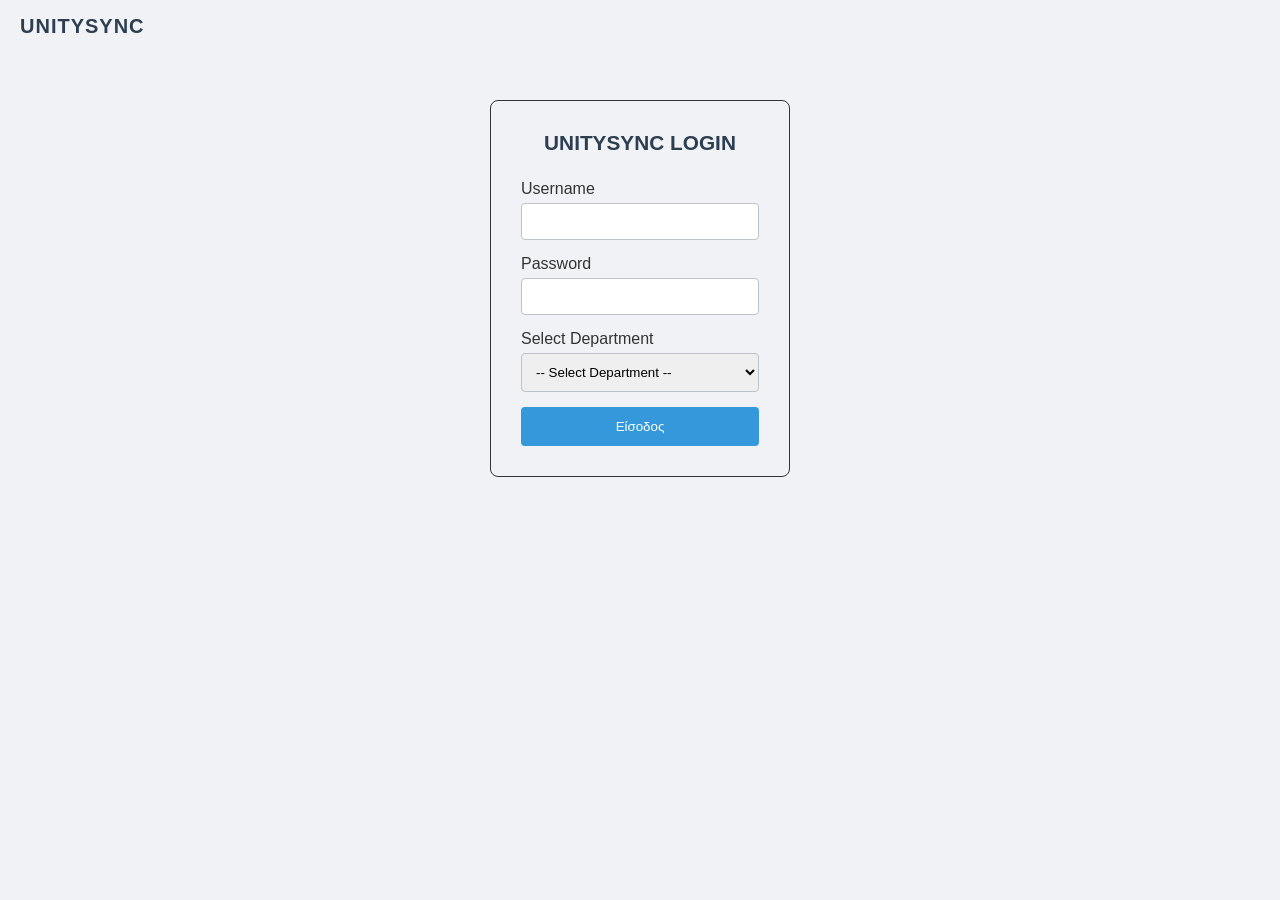
<file: index.html>
<!DOCTYPE html>
<html lang="el">
<head>
    <meta charset="UTF-8">
    <title>UnitySync - Login</title>
    <link rel="stylesheet" type="text/css" href="mystyle.css">

    <style>
        body {
            display: block;
            text-align: center;
            padding-top: 100px;
        }

        .login-container {
            width: 300px;
            margin: 0 auto; 
            padding: 30px;
            border: 1px solid;
            border-radius: 8px;
            text-align: left; 
        }

        h2 { text-align: center; }
        .field { margin-bottom: 15px; }
        input, select { width: 100%; box-sizing: border-box; }
        
        .brand-logo { 
            position: absolute; top: 15px; left: 20px; 
            font-weight: bold; font-size: 20px; 
        }
    </style>
</head>
<body>
    <div class="brand-logo">UnitySync</div>
    
    <div class="login-container">
        <h2>UnitySync Login</h2>
        
        <form id="loginForm">
            <div class="field">
                <label>Username</label>
                <input type="text" required>
            </div>

            <div class="field">
                <label>Password</label>
                <input type="password" required>
            </div>

          <div class="field">
                <label>Select Department</label>
                <!-- Προσθήκη ID και των σωστών Links στα values -->
                <select id="department" required>
                    <option value="">-- Select Department --</option>
                    <option value="https://detfolio.dmst.aueb.gr/students2024/alekdimou/inetpub/consultants.html">Consultant Console</option>
                    <option value="https://detfolio.dmst.aueb.gr/students2024/alekdimou/inetpub/developers.html">Developer Console </option>
                    <option value="https://detfolio.dmst.aueb.gr/students2024/alekdimou/inetpub/support.html">Support Console </option>
                    <option value="https://detfolio.dmst.aueb.gr/students2024/alekdimou/inetpub/analysts.html">Analyst Console</option>
                    <option value="https://detfolio.dmst.aueb.gr/students2024/alekdimou/inetpub/managers.html">Management Console</option>
                </select>
            </div>

            <!-- Changed to type="button" and added onclick event -->
            <button type="button" class="submit-btn" style="width: 100%;" onclick="navigate()">Είσοδος</button>
        </form>
    </div>

   <script>
    function navigate() {
        // 1. Get values from input fields 
        var userField = document.querySelector('input[type="text"]').value;
        var passField = document.querySelector('input[type="password"]').value;
        
        // 2. Get the selected department from the dropdown
        var select = document.getElementById("department");
        var url = select.value;

        // 3. Define hardcoded credentials for demo purposes
        var correctUser = "admin";
        var correctPass = "12345";

        // 4. Authentication check
        if (userField === correctUser && passField === correctPass) {
            
            // If credentials are correct, check if a department is selected
            if (url !== "") {
                window.location.href = url; // Redirect to the selected HTML page
            } else {
                alert("Login successful! Please select a department.");
            }
            
        } else {
            // If credentials are wrong, show an error message
            alert("Invalid Username or Password! Please use admin / 12345");
        }
    }
</script>

</body>
</html>
</file>
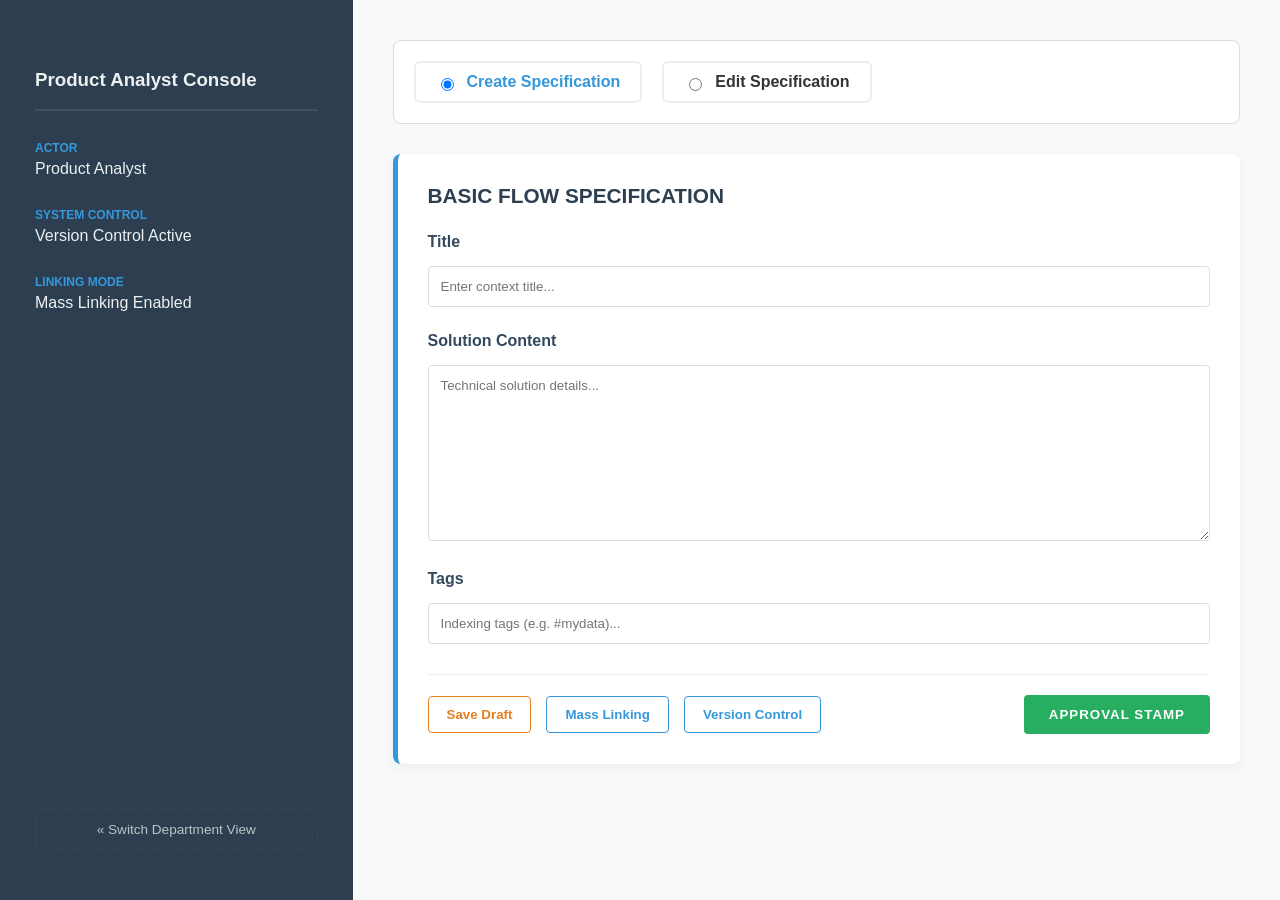
<file: analysts.html>
<!DOCTYPE html>
<html lang="en">
<head>
    <meta charset="UTF-8">
    <title>UnitySync - Product Analyst Console</title>
    <link rel="stylesheet" type="text/css" href="mystyle.css">
    
    <style>
        /* Global font reset and box-sizing consistency */
        * {
            font-family: 'Segoe UI', Tahoma, Geneva, Verdana, sans-serif !important;
            box-sizing: border-box;
        }

        .main-container { display: flex; min-height: 100vh; }
        
        /* Sidebar container styling */
        .standardized-info { 
            flex: 2.5; 
            padding: 50px 35px; 
            background-color: #2c3e50; 
            color: #ecf0f1;
            display: flex;
            flex-direction: column;
        }

        .sidebar-item { margin-bottom: 30px; }
        .sidebar-tag { color: #3498db; font-size: 0.75em; font-weight: bold; text-transform: uppercase; margin-bottom: 5px; display: block; }
        
        .fill-the-form { flex: 7.5; padding: 40px; background-color: #f8f9fa; }

        /* Module card design */
        .analyst-card {
            background: white;
            border-radius: 8px;
            padding: 30px;
            margin-bottom: 25px;
            box-shadow: 0 4px 12px rgba(0,0,0,0.05);
            border-left: 5px solid #3498db;
        }

        .mode-selector {
            display: flex;
            gap: 20px;
            margin-bottom: 30px;
            padding: 20px;
            background: #fff;
            border-radius: 8px;
            border: 1px solid #ddd;
        }

        .mode-option {
            display: flex;
            align-items: center;
            gap: 10px;
            padding: 10px 20px;
            border: 2px solid #eee;
            border-radius: 6px;
            cursor: pointer;
            font-weight: bold;
            transition: 0.3s;
        }

        .mode-option:hover { border-color: #3498db; }
        input[type="radio"]:checked + span { color: #3498db; }

        h2 { color: #2c3e50; margin-top: 0; margin-bottom: 25px; font-size: 1.3em; text-transform: uppercase; }

        /* Form field spacing */
        .flow-field { margin-bottom: 25px; }
        .flow-field label { display: block; font-weight: bold; margin-bottom: 10px; color: #34495e; }
        
        input[type="text"], textarea { 
            width: 100%; 
            padding: 12px; 
            border: 1px solid #ddd; 
            border-radius: 4px; 
            background: #fff;
        }

        .action-bar { 
            display: flex; 
            gap: 15px; 
            margin-top: 30px; 
            padding-top: 20px; 
            border-top: 1px solid #eee;
            align-items: center;
        }

        .special-btn {
            padding: 10px 18px;
            border-radius: 4px;
            font-weight: bold;
            cursor: pointer;
            border: 1px solid #3498db;
            background: transparent;
            color: #3498db;
        }

        /* Submit action styling */
        .approval-stamp-btn {
            background-color: #27ae60;
            color: white;
            border: none;
            padding: 12px 25px;
            border-radius: 4px;
            cursor: pointer;
            font-weight: bold;
            text-transform: uppercase;
            letter-spacing: 1px;
            margin-left: auto;
            transition: 0.3s;
        }

        .approval-stamp-btn:hover { 
            background-color: #219150; 
            box-shadow: 0 4px 8px rgba(0,0,0,0.1); 
        }

        .switch-view-btn {
            margin-top: auto;
            color: #bdc3c7;
            text-decoration: none;
            font-size: 0.85em;
            padding: 12px;
            border: 1px dashed #444;
            text-align: center;
            border-radius: 4px;
        }
    </style>
</head>
<body>

<div class="main-container">
    <aside class="standardized-info info-column">
        <div>
            <h3>Product Analyst Console</h3>
            <hr style="border: 0.5px solid #3e4f5f; margin-bottom: 30px;">
        </div>

        <div class="sidebar-item">
            <span class="sidebar-tag">Actor</span>
            <div class="sidebar-value">Product Analyst</div>
        </div>

        <div class="sidebar-item">
            <span class="sidebar-tag">System Control</span>
            <div class="sidebar-value">Version Control Active</div>
        </div>

        <div class="sidebar-item">
            <span class="sidebar-tag">Linking Mode</span>
            <div class="sidebar-value">Mass Linking Enabled</div>
        </div>

        <a href="index.html" class="switch-view-btn">« Switch Department View</a>
    </aside>

    <main class="fill-the-form">
        
        <div class="mode-selector">
            <label class="mode-option">
                <input type="radio" name="op-mode" checked>
                <span>Create Specification</span>
            </label>
            <label class="mode-option">
                <input type="radio" name="op-mode">
                <span>Edit Specification</span>
            </label>
        </div>

        <section class="analyst-card">
            <h2>Basic Flow Specification</h2>

            <div class="flow-field">
                <label>Title</label>
                <input type="text" placeholder="Enter context title...">
            </div>

            <div class="flow-field">
                <label>Solution Content</label>
                <textarea rows="10" placeholder="Technical solution details..."></textarea>
            </div>

            <div class="flow-field">
                <label>Tags</label>
                <input type="text" placeholder="Indexing tags (e.g. #mydata)...">
            </div>

            <div class="action-bar">
                <button class="special-btn" style="border-color: #e67e22; color: #e67e22;">Save Draft</button>
                <button class="special-btn">Mass Linking</button>
                <button class="special-btn">Version Control</button>
                
                <button class="approval-stamp-btn">Approval Stamp</button>
            </div>
        </section>

    </main>
</div>

</body>
</html>
</file>
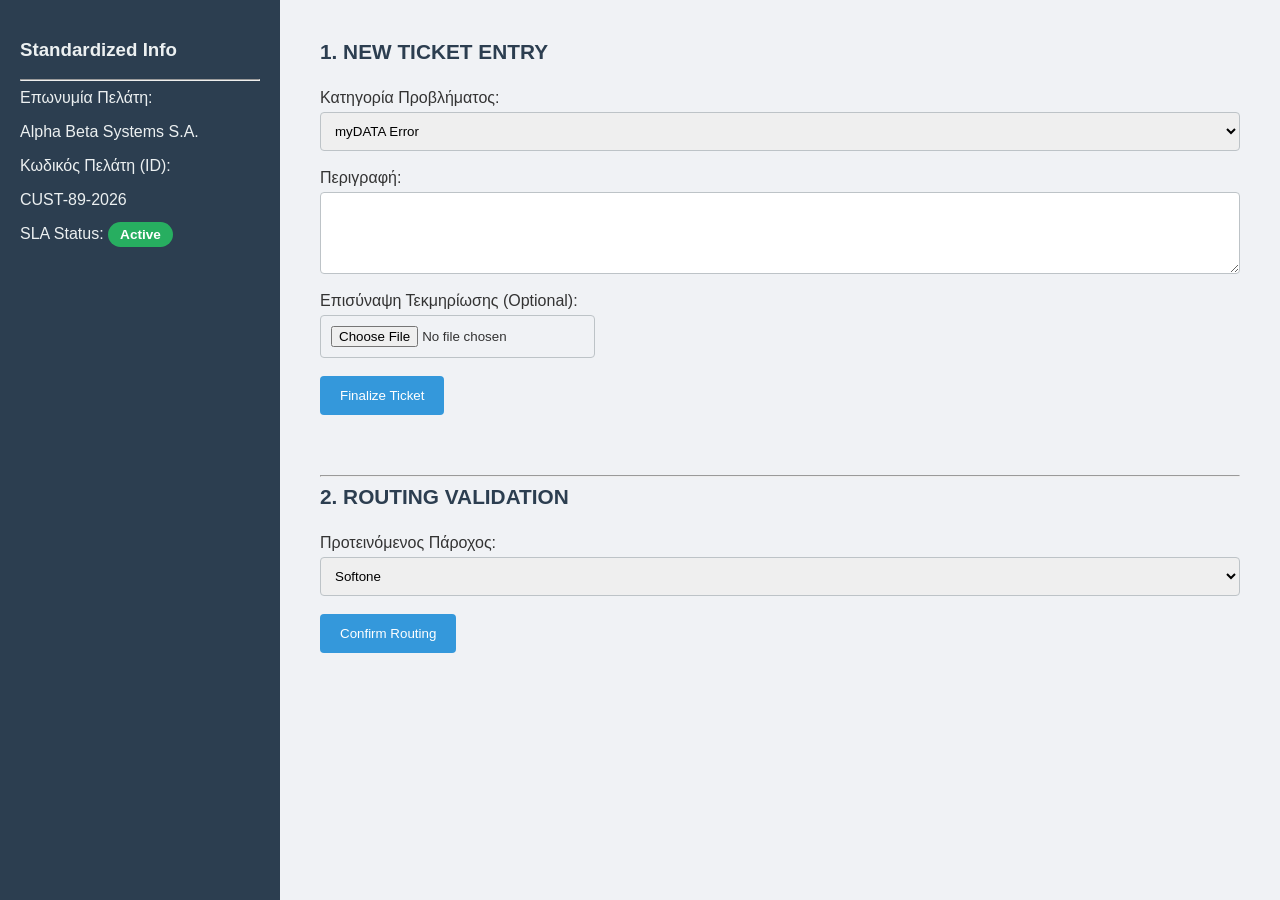
<file: consultants.html>
<!--consultant-->
<html lang="el">
<head>
    <meta charset="UTF-8">
    <title>UnitySync ERP Gateway</title>
    <link rel="stylesheet" type="text/css" href="mystyle.css">

    <style>
        .info-column {
            position: absolute; 
            left: 0;
            top: 0;
            width: 280px;
            min-height: 100vh;
            padding: 20px;
            box-sizing: border-box;
        }

        .forms-column {
            margin-left: 280px; 
            padding: 40px;
            min-height: 100vh;
        }

        .form-section {
            margin-bottom: 60px;
            display: block;
        }
    </style>
</head>
<body>

    <div class="info-column">
        <h3>Standardized Info</h3>
        <hr>
        <div class="info-item">
            <label>Επωνυμία Πελάτη:</label>
            <p>Alpha Beta Systems S.A.</p>
        </div>
        <div class="info-item">
            <label>Κωδικός Πελάτη (ID):</label>
            <p>CUST-89-2026</p>
        </div>
        <div class="info-item">
            <label>SLA Status:</label>
            <span class="badge active">Active </span>
            
        </div>
    </div>

    <div class="forms-column">
        
        <div class="form-section">
            <h2>1. New Ticket Entry</h2>
            <form>
                <label>Κατηγορία Προβλήματος:</label><br>
                <select style="width: 100%;">
                    <option>myDATA Error</option>
                    <option>ERP Bug</option>
                </select>
                <br><br>
                <label>Περιγραφή:</label><br>
                <textarea rows="4" style="width: 100%;"></textarea>
                
                <br><br>
                <label>Επισύναψη Τεκμηρίωσης (Optional):</label><br>
                <input type="file">

                <br><br>
                <button type="button" class="submit-btn">Finalize Ticket</button>
            </form>
        </div>

        <hr>

        <div class="form-section">
            <h2>2. Routing Validation</h2>
            <label>Προτεινόμενος Πάροχος:</label><br>
            <select style="width: 100%;">
                <option>Softone</option>
                <option>Impact</option>
            </select>
            <br><br>
            <button type="button" class="submit-btn">Confirm Routing</button>
        </div>

    </div>

</body>
</html>
</file>
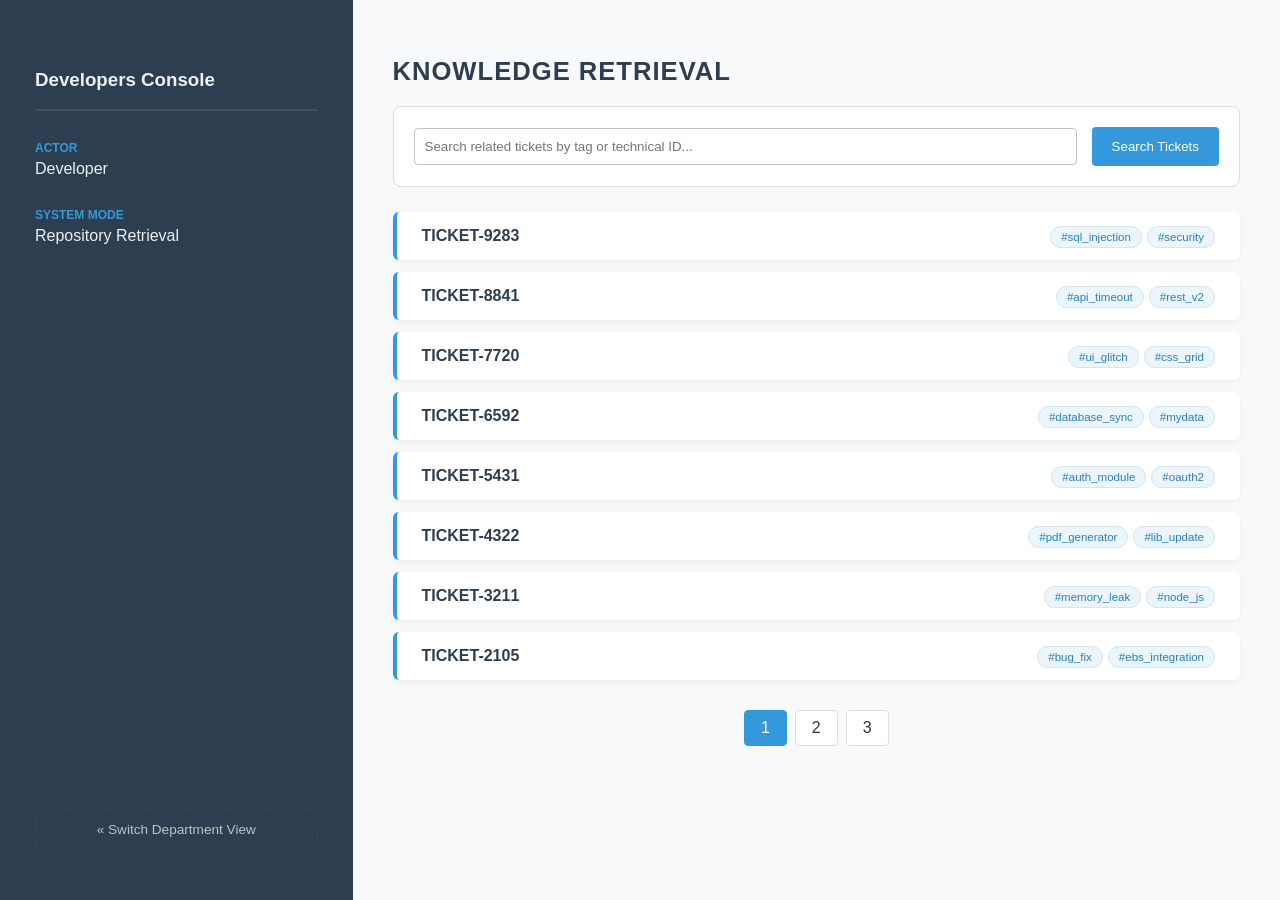
<file: developers.html>
<!DOCTYPE html>
<html lang="en">
<head>
    <meta charset="UTF-8">
    <title>UnitySync - Developer Console</title>
    <link rel="stylesheet" type="text/css" href="mystyle.css">
    
    <style>
        /* Baseline layout and typography configuration */
        * {
            font-family: 'Segoe UI', Tahoma, Geneva, Verdana, sans-serif !important;
            box-sizing: border-box;
        }

        .main-container { display: flex; min-height: 100vh; }
        
        /* Lateral panel for administrative metadata */
        .standardized-info { 
            flex: 2.5; 
            padding: 50px 35px; 
            background-color: #2c3e50; 
            color: #ecf0f1;
            display: flex;
            flex-direction: column;
        }

        .sidebar-item { margin-bottom: 30px; }
        .sidebar-tag { color: #3498db; font-size: 0.75em; font-weight: bold; text-transform: uppercase; margin-bottom: 5px; display: block; }
        
        .fill-the-form { flex: 7.5; padding: 40px; background-color: #f8f9fa; }

        /* Main heading for the retrieval interface */
        .retrieval-header {
            color: #2c3e50;
            margin-bottom: 20px;
            font-size: 1.6em;
            text-transform: uppercase;
            letter-spacing: 1px;
            font-weight: bold;
        }

        /* Filter and search module layout */
        .search-section {
            background: #fff;
            padding: 20px;
            border-radius: 8px;
            margin-bottom: 25px;
            border: 1px solid #ddd;
            display: flex;
            gap: 15px;
            align-items: center;
        }
        .search-section input { flex: 1; margin-top: 0; }

        /* Data grid for ticket visualization */
        .tickets-container { display: grid; gap: 12px; margin-bottom: 30px; }

        /* Individual entry row styling */
        .ticket-row {
            background: white;
            padding: 15px 25px;
            border-radius: 6px;
            border-left: 4px solid #3498db;
            display: flex;
            justify-content: space-between;
            align-items: center;
            box-shadow: 0 2px 5px rgba(0,0,0,0.05);
            cursor: pointer;
            transition: 0.2s;
        }
        .ticket-row:hover { background: #f1f9ff; transform: translateX(5px); }

        .ticket-id { font-weight: bold; color: #2c3e50; font-family: monospace; }
        
        .tag-pill {
            background: #ebf5fb;
            color: #2980b9;
            padding: 4px 10px;
            border-radius: 15px;
            font-size: 0.72em;
            margin-left: 5px;
            border: 1px solid #d4e6f1;
        }

        /* Modal subsystem for detailed solution display */
        .modal-overlay {
            position: fixed;
            top: 0; left: 0;
            width: 100%; height: 100%;
            background: rgba(0,0,0,0.6);
            display: none; 
            justify-content: center;
            align-items: center;
            z-index: 1000;
        }

        .solution-modal {
            background: white;
            width: 620px;
            padding: 30px;
            border-radius: 8px;
            box-shadow: 0 10px 25px rgba(0,0,0,0.2);
        }

        .solution-header { border-bottom: 1px solid #eee; padding-bottom: 15px; margin-bottom: 20px; }
        .solution-body { line-height: 1.6; color: #444; }

        /* Navigation controls for results */
        .pagination { display: flex; justify-content: center; gap: 8px; margin-top: 20px; }
        .page-node {
            padding: 8px 16px;
            background: white;
            border: 1px solid #ddd;
            border-radius: 4px;
            text-decoration: none;
            color: #333;
        }
        .page-node.active { background: #3498db; color: white; border-color: #3498db; }

        .switch-view-btn {
            margin-top: auto;
            color: #bdc3c7;
            text-decoration: none;
            font-size: 0.85em;
            padding: 12px;
            border: 1px dashed #444;
            text-align: center;
            border-radius: 4px;
        }
    </style>
</head>
<body>

<div class="main-container">
    <aside class="standardized-info info-column">
        <div>
            <h3>Developers Console</h3>
            <hr style="border: 0.5px solid #3e4f5f; margin-bottom: 30px;">
        </div>
        <div class="sidebar-item">
            <span class="sidebar-tag">Actor</span>
            <div class="sidebar-value">Developer</div>
        </div>
        <div class="sidebar-item">
            <span class="sidebar-tag">System Mode</span>
            <div class="sidebar-value">Repository Retrieval</div>
        </div>
        <a href="index.html" class="switch-view-btn">« Switch Department View</a>
    </aside>

    <main class="fill-the-form">
        <h1 class="retrieval-header">Knowledge Retrieval</h1>

        <div class="search-section">
            <input type="text" placeholder="Search related tickets by tag or technical ID...">
            <button class="submit-btn">Search Tickets</button>
        </div>

        <div class="tickets-container">
            <div class="ticket-row" onclick="document.getElementById('solutionModal').style.display='flex'">
                <span class="ticket-id">TICKET-9283</span>
                <div class="ticket-tags"><span class="tag-pill">#sql_injection</span><span class="tag-pill">#security</span></div>
            </div>
            <div class="ticket-row" onclick="document.getElementById('solutionModal').style.display='flex'">
                <span class="ticket-id">TICKET-8841</span>
                <div class="ticket-tags"><span class="tag-pill">#api_timeout</span><span class="tag-pill">#rest_v2</span></div>
            </div>
            <div class="ticket-row" onclick="document.getElementById('solutionModal').style.display='flex'">
                <span class="ticket-id">TICKET-7720</span>
                <div class="ticket-tags"><span class="tag-pill">#ui_glitch</span><span class="tag-pill">#css_grid</span></div>
            </div>
            <div class="ticket-row" onclick="document.getElementById('solutionModal').style.display='flex'">
                <span class="ticket-id">TICKET-6592</span>
                <div class="ticket-tags"><span class="tag-pill">#database_sync</span><span class="tag-pill">#mydata</span></div>
            </div>
            <div class="ticket-row" onclick="document.getElementById('solutionModal').style.display='flex'">
                <span class="ticket-id">TICKET-5431</span>
                <div class="ticket-tags"><span class="tag-pill">#auth_module</span><span class="tag-pill">#oauth2</span></div>
            </div>
            <div class="ticket-row" onclick="document.getElementById('solutionModal').style.display='flex'">
                <span class="ticket-id">TICKET-4322</span>
                <div class="ticket-tags"><span class="tag-pill">#pdf_generator</span><span class="tag-pill">#lib_update</span></div>
            </div>
            <div class="ticket-row" onclick="document.getElementById('solutionModal').style.display='flex'">
                <span class="ticket-id">TICKET-3211</span>
                <div class="ticket-tags"><span class="tag-pill">#memory_leak</span><span class="tag-pill">#node_js</span></div>
            </div>
            <div class="ticket-row" onclick="document.getElementById('solutionModal').style.display='flex'">
                <span class="ticket-id">TICKET-2105</span>
                <div class="ticket-tags"><span class="tag-pill">#bug_fix</span><span class="tag-pill">#ebs_integration</span></div>
            </div>
        </div>

        <div class="pagination">
            <a href="#" class="page-node active">1</a>
            <a href="#" class="page-node">2</a>
            <a href="#" class="page-node">3</a>
        </div>
    </main>
</div>

<div id="solutionModal" class="modal-overlay" onclick="this.style.display='none'">
    <div class="solution-modal" onclick="event.stopPropagation()">
        <div class="solution-header">
            <h2 style="margin:0; color:#2c3e50;">Technical Solution</h2>
            <small style="color:#3498db;">Reference ID: TICKET-9283</small>
        </div>
        <div class="solution-body">
            <p><strong>Problem Analysis:</strong> Critical failure identified in the sanitation layer of the legacy SQL engine.</p>
            <p><strong>Proposed Solution:</strong> Deployment of parameterized queries and integration of a secondary validation middleware.</p>
        </div>
        <button class="submit-btn" style="margin-top:20px; width:100%;" onclick="document.getElementById('solutionModal').style.display='none'">Close View</button>
    </div>
</div>

</body>
</html>
</file>
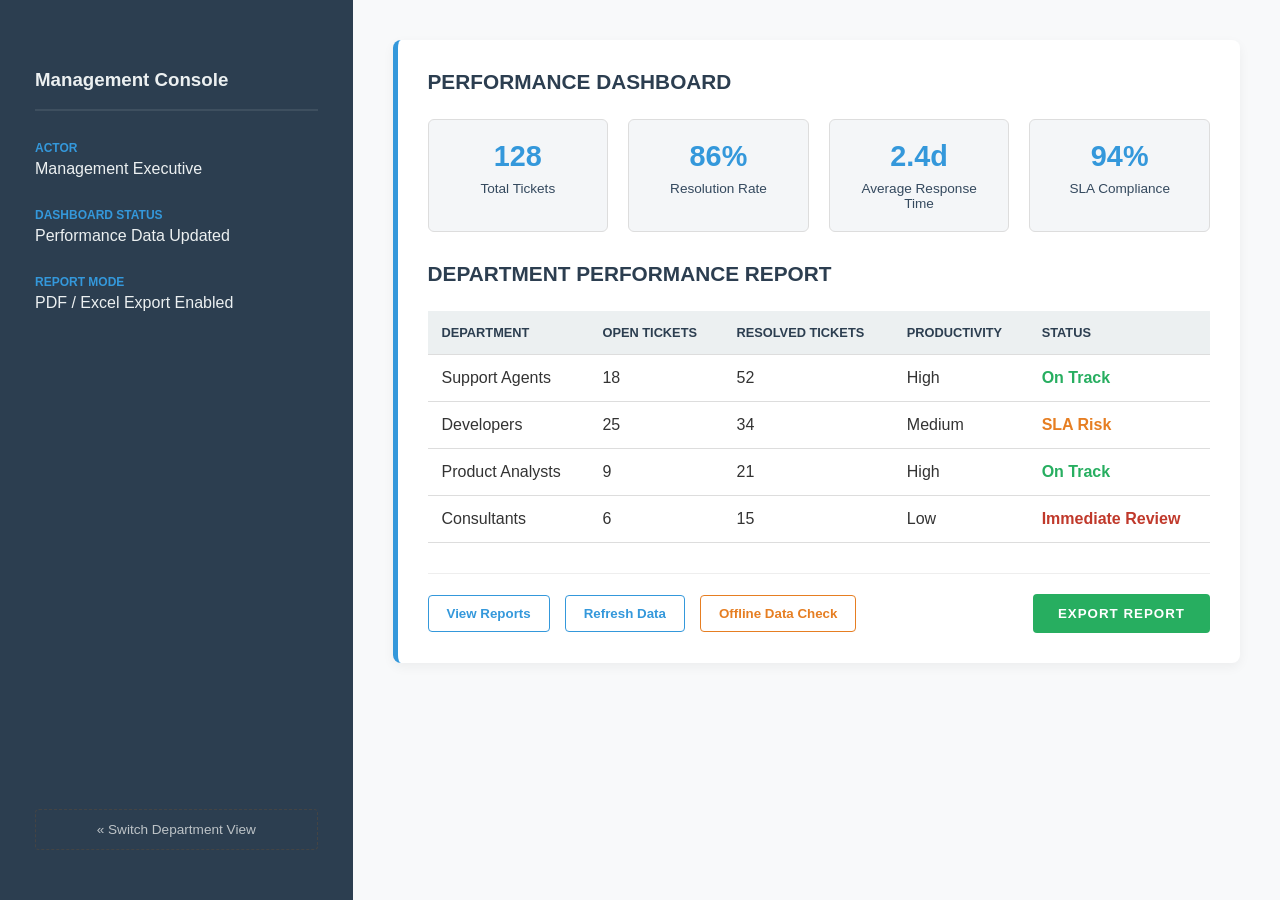
<file: managers.html>
<!DOCTYPE html> 
<html lang="en">
<head>
    <meta charset="UTF-8">
    <title>UnitySync - Management Console</title>
    <link rel="stylesheet" type="text/css" href="mystyle.css">
</head>

<body>

<!-- Main container holding sidebar and main content -->
<div class="main-container">

    <!-- Sidebar: standardized system information -->
    <aside class="standardized-info info-column">
        
        <div>
            <h3>Management Console</h3>
            <hr style="border: 0.5px solid #3e4f5f; margin-bottom: 30px;">
        </div>

        <!-- Actor information -->
        <div class="sidebar-item">
            <span class="sidebar-tag">Actor</span>
            <div class="sidebar-value">Management Executive</div>
        </div>

        <!-- System status information-->
        <div class="sidebar-item">
            <span class="sidebar-tag">Dashboard Status</span>
            <div class="sidebar-value">Performance Data Updated</div>
        </div>

        <!-- Reporting mode information-->
        <div class="sidebar-item">
            <span class="sidebar-tag">Report Mode</span>
            <div class="sidebar-value">PDF / Excel Export Enabled</div>
        </div>

        <!-- Navigation link back to main dashboard -->
        <a href="index.html" class="switch-view-btn">« Switch Department View</a>
    </aside>

    <!-- Main content area for management dashboard -->
    <main class="fill-the-form">

        <!-- Dashboard card -->
        <section class="manager-card">
            
            <!-- KPI section title -->
            <h2>Performance Dashboard</h2>

            <!-- KPI metrics grid -->
            <div class="kpi-grid">

                <!-- KPI: Total tickets -->
                <div class="kpi-box">
                    <div class="kpi-value">128</div>
                    <div class="kpi-label">Total Tickets</div>
                </div>

                <!-- KPI: Resolution rate -->
                <div class="kpi-box">
                    <div class="kpi-value">86%</div>
                    <div class="kpi-label">Resolution Rate</div>
                </div>

                <!-- KPI: Average response time -->
                <div class="kpi-box">
                    <div class="kpi-value">2.4d</div>
                    <div class="kpi-label">Average Response Time</div>
                </div>

                <!-- KPI: SLA compliance -->
                <div class="kpi-box">
                    <div class="kpi-value">94%</div>
                    <div class="kpi-label">SLA Compliance</div>
                </div>
            </div>

            <!-- Table section title -->
            <h2>Department Performance Report</h2>

            <!-- Performance table -->
            <table class="report-table">
                
                <!-- Table header -->
                <thead>
                    <tr>
                        <th>Department</th>
                        <th>Open Tickets</th>
                        <th>Resolved Tickets</th>
                        <th>Productivity</th>
                        <th>Status</th>
                    </tr>
                </thead>

                <!-- Table body with sample data -->
                <tbody>

                    <!-- Support Agents row -->
                    <tr>
                        <td>Support Agents</td>
                        <td>18</td>
                        <td>52</td>
                        <td>High</td>
                        <td class="status-good">On Track</td>
                    </tr>

                    <!-- Developers row -->
                    <tr>
                        <td>Developers</td>
                        <td>25</td>
                        <td>34</td>
                        <td>Medium</td>
                        <td class="status-risk">SLA Risk</td>
                    </tr>

                    <!-- Product Analysts row -->
                    <tr>
                        <td>Product Analysts</td>
                        <td>9</td>
                        <td>21</td>
                        <td>High</td>
                        <td class="status-good">On Track</td>
                    </tr>

                    <!-- Consultants row -->
                    <tr>
                        <td>Consultants</td>
                        <td>6</td>
                        <td>15</td>
                        <td>Low</td>
                        <td class="status-alert">Immediate Review</td>
                    </tr>

                </tbody>
            </table>

            <!-- Action buttons section -->
            <div class="action-bar">
                
                <!-- View reports button -->
                <button class="special-btn">View Reports</button>
                
                <!-- Refresh data button -->
                <button class="special-btn">Refresh Data</button>
                
                <!-- Offline data warning button -->
                <button class="special-btn" style="border-color: #e67e22; color: #e67e22;">
                    Offline Data Check
                </button>

                <!-- Export report button -->
                <button class="export-btn">Export Report</button>
            </div>

        </section>

    </main>

</div>

</body>
</html>
</file>
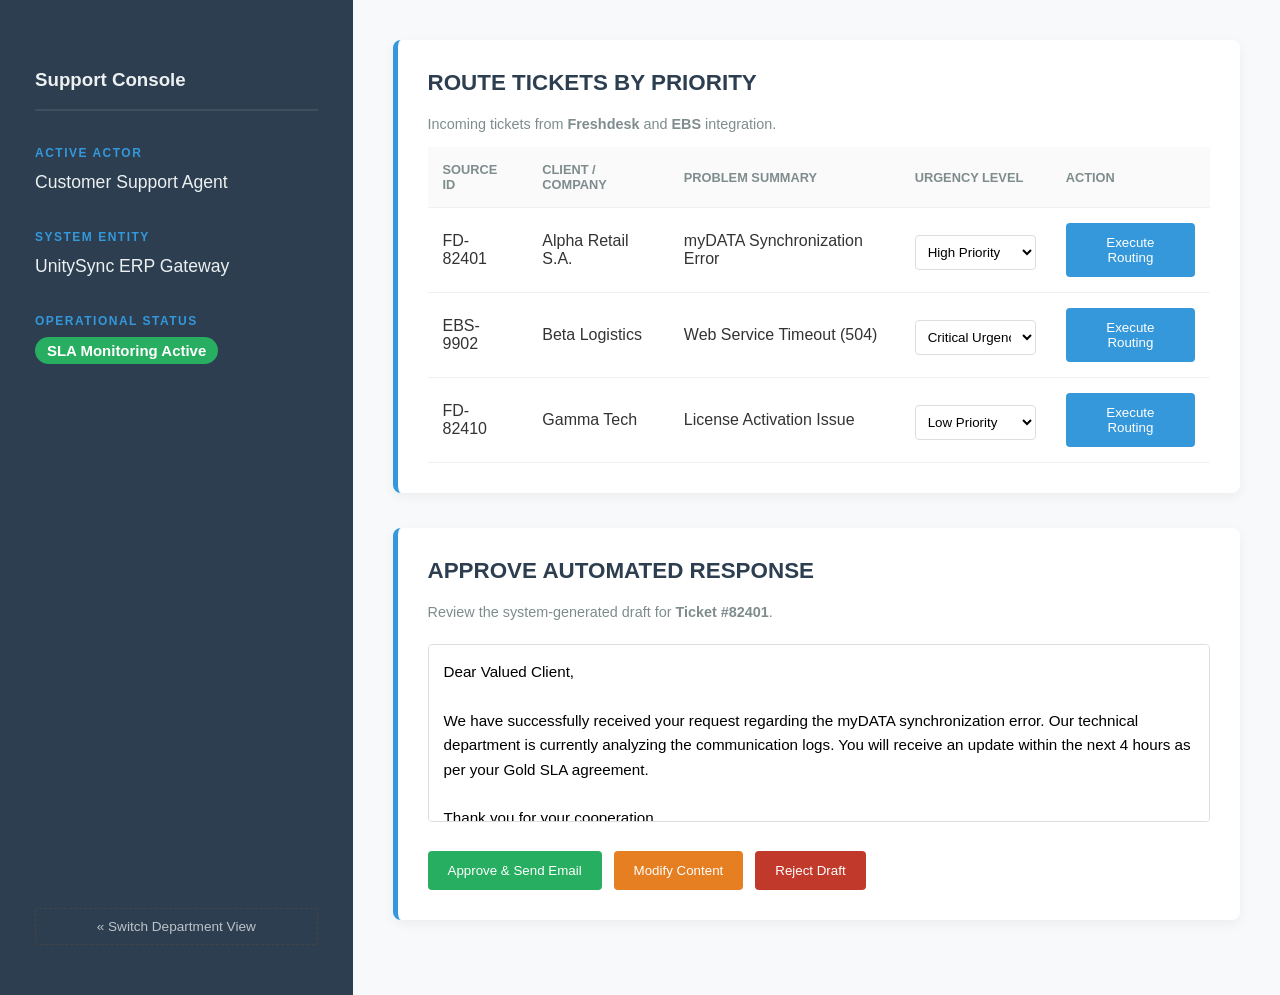
<file: support.html>
<!DOCTYPE html>
<html lang="en">
<head>
    <meta charset="UTF-8">
    <title>UnitySync - Support Management</title>
    <link rel="stylesheet" type="text/css" href="mystyle.css">
    
    <style>
        /* Consistency in font and sizing across UI */
        * {
            font-family: 'Segoe UI', Tahoma, Geneva, Verdana, sans-serif !important;
            box-sizing: border-box;
        }

        .main-container { display: flex; min-height: 100vh; }
        
        /* Dark sidebar theme */
        .standardized-info { 
            flex: 2.5; 
            padding: 50px 35px; 
            background-color: #2c3e50; 
            color: #ecf0f1;
            display: flex;
            flex-direction: column;
        }

        .sidebar-item { margin-bottom: 35px; }

        .sidebar-tag { 
            color: #3498db; 
            font-size: 0.75em; 
            font-weight: bold; 
            text-transform: uppercase; 
            letter-spacing: 1.5px;
            margin-bottom: 10px;
            display: block;
        }

        .sidebar-value { font-size: 1.1em; line-height: 1.4; }

        hr { border: 0.5px solid #3e4f5f; width: 100%; margin: 15px 0 35px 0; }

        /* Main interface area */
        .fill-the-form { 
            flex: 7.5; 
            padding: 40px; 
            background-color: #f8f9fa; 
        }

        .support-card {
            background: white;
            border-radius: 8px;
            padding: 30px;
            margin-bottom: 35px;
            box-shadow: 0 4px 12px rgba(0,0,0,0.05);
            border-left: 5px solid #3498db;
            width: 100%;
        }

        h2 { color: #2c3e50; margin-top: 0; margin-bottom: 20px; font-size: 1.4em; }

        /* Data grid layout */
        table { width: 100%; border-collapse: collapse; }
        th, td { padding: 15px; text-align: left; border-bottom: 1px solid #f1f1f1; }
        th { background-color: #fafafa; color: #7f8c8d; font-size: 0.8em; text-transform: uppercase; }
        
        select { width: 100%; padding: 8px; border: 1px solid #ddd; border-radius: 4px; background: white; }

        /* Editor area for notifications */
        textarea { 
            width: 100%; 
            padding: 15px; 
            border: 1px solid #ddd; 
            border-radius: 4px; 
            margin-top: 10px;
            font-size: 0.95em;
            line-height: 1.6;
            resize: none; 
        }

        .button-group { display: flex; gap: 12px; margin-top: 25px; }
        
        .logout-btn {
            margin-top: auto;
            color: #bdc3c7;
            text-decoration: none;
            font-size: 0.85em;
            padding: 10px;
            border: 1px dashed #444;
            text-align: center;
            border-radius: 4px;
        }
    </style>
</head>
<body>

<div class="main-container">

    <aside class="standardized-info info-column">
        <div>
            <h3>Support Console</h3>
            <hr>
        </div>
        
        <div class="sidebar-item">
            <span class="sidebar-tag">Active Actor</span>
            <div class="sidebar-value">Customer Support Agent</div>
        </div>

        <div class="sidebar-item">
            <span class="sidebar-tag">System Entity</span>
            <div class="sidebar-value">UnitySync ERP Gateway</div>
        </div>

        <div class="sidebar-item">
            <span class="sidebar-tag">Operational Status</span>
            <div class="sidebar-value"><span class="badge active">SLA Monitoring Active</span></div>
        </div>

        <a href="index.html" class="logout-btn">« Switch Department View</a>
    </aside>

    <main class="fill-the-form">
        
        <section class="support-card">
            <h2>Route tickets by priority</h2>
            <p style="color: #7f8c8d; font-size: 0.9em; margin-bottom: 15px;">
                Incoming tickets from <strong>Freshdesk</strong> and <strong>EBS</strong> integration.
            </p>
            <table>
                <thead>
                    <tr>
                        <th>Source ID</th>
                        <th>Client / Company</th>
                        <th>Problem Summary</th>
                        <th>Urgency Level</th>
                        <th>Action</th>
                    </tr>
                </thead>
                <tbody>
                    <tr>
                        <td>FD-82401</td>
                        <td>Alpha Retail S.A.</td>
                        <td>myDATA Synchronization Error</td>
                        <td>
                            <select>
                                <option>Low Priority</option>
                                <option>Medium Priority</option>
                                <option selected>High Priority</option>
                            </select>
                        </td>
                        <td><button class="submit-btn">Execute Routing</button></td>
                    </tr>
                    <tr>
                        <td>EBS-9902</td>
                        <td>Beta Logistics</td>
                        <td>Web Service Timeout (504)</td>
                        <td>
                            <select>
                                <option>Low Priority</option>
                                <option>Medium Priority</option>
                                <option selected>Critical Urgency</option>
                            </select>
                        </td>
                        <td><button class="submit-btn">Execute Routing</button></td>
                    </tr>
                    <tr>
                        <td>FD-82410</td>
                        <td>Gamma Tech</td>
                        <td>License Activation Issue</td>
                        <td>
                            <select>
                                <option selected>Low Priority</option>
                                <option>Medium Priority</option>
                                <option>High Priority</option>
                            </select>
                        </td>
                        <td><button class="submit-btn">Execute Routing</button></td>
                    </tr>
                </tbody>
            </table>
        </section>

        <section class="support-card">
            <h2>Approve automated response</h2>
            <p style="color: #7f8c8d; font-size: 0.9em;">
                Review the system-generated draft for <strong>Ticket #82401</strong>.
            </p>
            
            <textarea rows="6">Dear Valued Client, 

We have successfully received your request regarding the myDATA synchronization error. Our technical department is currently analyzing the communication logs. You will receive an update within the next 4 hours as per your Gold SLA agreement.

Thank you for your cooperation, 
UnitySync Support Team</textarea>
            
            <div class="button-group">
                <button class="submit-btn" style="background-color: #27ae60;">Approve & Send Email</button>
                <button class="submit-btn" style="background-color: #e67e22;">Modify Content</button>
                <button class="submit-btn" style="background-color: #c0392b;">Reject Draft</button>
            </div>
        </section>

    </main>
</div>

</body>
</html>
</file>
<file: mystyle.css>
body {
    font-family: 'Segoe UI', Tahoma, Geneva, Verdana, sans-serif;
    margin: 0;
    color: #333;
    background-color: #f0f2f5;
}

/* Style for the standardized info column */
.info-column {
    background-color: #2c3e50;
    color: #ecf0f1;
}

/* Style for badges (SLA Status) */
.badge {
    padding: 5px 12px;
    border-radius: 20px;
    font-size: 0.85em;
    font-weight: bold;
}
.badge.active { background-color: #27ae60; color: white; }

/* Style for Input Fields */
input, select, textarea {
    padding: 10px;
    border: 1px solid #bdc3c7;
    border-radius: 4px;
    margin-top: 5px;
}


.submit-btn {
    background-color: #3498db;
    color: white;
    border: none;
    padding: 12px 20px;
    border-radius: 4px;
    cursor: pointer;
    transition: 0.3s;
}
.submit-btn:hover { background-color: #2980b9; }

/*logo template*/
.brand-logo {
    position: absolute;
    top: 15px;
    left: 20px;
    font-size: 20px;
    font-weight: bold;
    color: #2c3e50;  
    letter-spacing: 1px;
    text-transform: uppercase; 
}

* {
    font-family: 'Segoe UI', Tahoma, Geneva, Verdana, sans-serif !important;
    box-sizing: border-box; 
}

/* Remove default browser margin */
body {
    margin: 0;
}

/* Main container holding sidebar and main content */
.main-container {
    display: flex;
    min-height: 100vh;
}

/* Sidebar section for standardized system information */
.standardized-info {
    flex: 2.5;
    padding: 50px 35px;
    background-color: #2c3e50;
    color: #ecf0f1;
    display: flex;
    flex-direction: column;
}

/* Each information block inside sidebar */
.sidebar-item {
    margin-bottom: 30px;
}

/* Labels */
.sidebar-tag {
    color: #3498db;
    font-size: 0.75em;
    font-weight: bold;
    text-transform: uppercase;
    margin-bottom: 5px;
    display: block;
}

/* Right section containing dashboard content */
.fill-the-form {
    flex: 7.5;
    padding: 40px;
    background-color: #f8f9fa;
}

/* Main dashboard card container */
.manager-card {
    background: white;
    border-radius: 8px;
    padding: 30px;
    margin-bottom: 25px;
    box-shadow: 0 4px 12px rgba(0,0,0,0.05);
    border-left: 5px solid #3498db;
}

/* Section titles */
h2 {
    color: #2c3e50;
    margin-top: 0;
    margin-bottom: 25px;
    font-size: 1.3em;
    text-transform: uppercase;
}

/* Grid layout for KPI metrics */
.kpi-grid {
    display: grid;
    grid-template-columns: repeat(4, 1fr);
    gap: 20px;
    margin-bottom: 30px;
}

/* Individual KPI box */
.kpi-box {
    background: #f4f6f8;
    border: 1px solid #ddd;
    border-radius: 6px;
    padding: 20px;
    text-align: center;
}

/* KPI numeric value */
.kpi-value {
    font-size: 1.8em;
    font-weight: bold;
    color: #3498db;
}

/* KPI description label */
.kpi-label {
    font-size: 0.85em;
    color: #34495e;
    margin-top: 8px;
}

/* Performance report table */
.report-table {
    width: 100%;
    border-collapse: collapse;
    margin-top: 20px;
}

/* Table cells */
.report-table th,
.report-table td {
    padding: 14px;
    border-bottom: 1px solid #ddd;
    text-align: left;
}

/* Table header styling */
.report-table th {
    background-color: #ecf0f1;
    color: #2c3e50;
    text-transform: uppercase;
    font-size: 0.8em;
}

/* Good performance status */
.status-good {
    color: #27ae60;
    font-weight: bold;
}

/* Warning / risk status */
.status-risk {
    color: #e67e22;
    font-weight: bold;
}

/* alert status */
.status-alert {
    color: #c0392b;
    font-weight: bold;
}

/* Container for action buttons */
.action-bar {
    display: flex;
    gap: 15px;
    margin-top: 30px;
    padding-top: 20px;
    border-top: 1px solid #eee;
    align-items: center;
}

/* Secondary action button */
.special-btn {
    padding: 10px 18px;
    border-radius: 4px;
    font-weight: bold;
    cursor: pointer;
    border: 1px solid #3498db;
    background: transparent;
    color: #3498db;
}

/* Primary action button (Export) */
.export-btn {
    background-color: #27ae60;
    color: white;
    border: none;
    padding: 12px 25px;
    border-radius: 4px;
    cursor: pointer;
    font-weight: bold;
    text-transform: uppercase;
    letter-spacing: 1px;
    margin-left: auto;
    transition: 0.3s;
}

/* Hover effect for primary button */
.export-btn:hover {
    background-color: #219150;
    box-shadow: 0 4px 8px rgba(0,0,0,0.1);
}

/* Button for switching between system views */
.switch-view-btn {
    margin-top: auto;
    color: #bdc3c7;
    text-decoration: none;
    font-size: 0.85em;
    padding: 12px;
    border: 1px dashed #444;
    text-align: center;
    border-radius: 4px;
}
</file>
